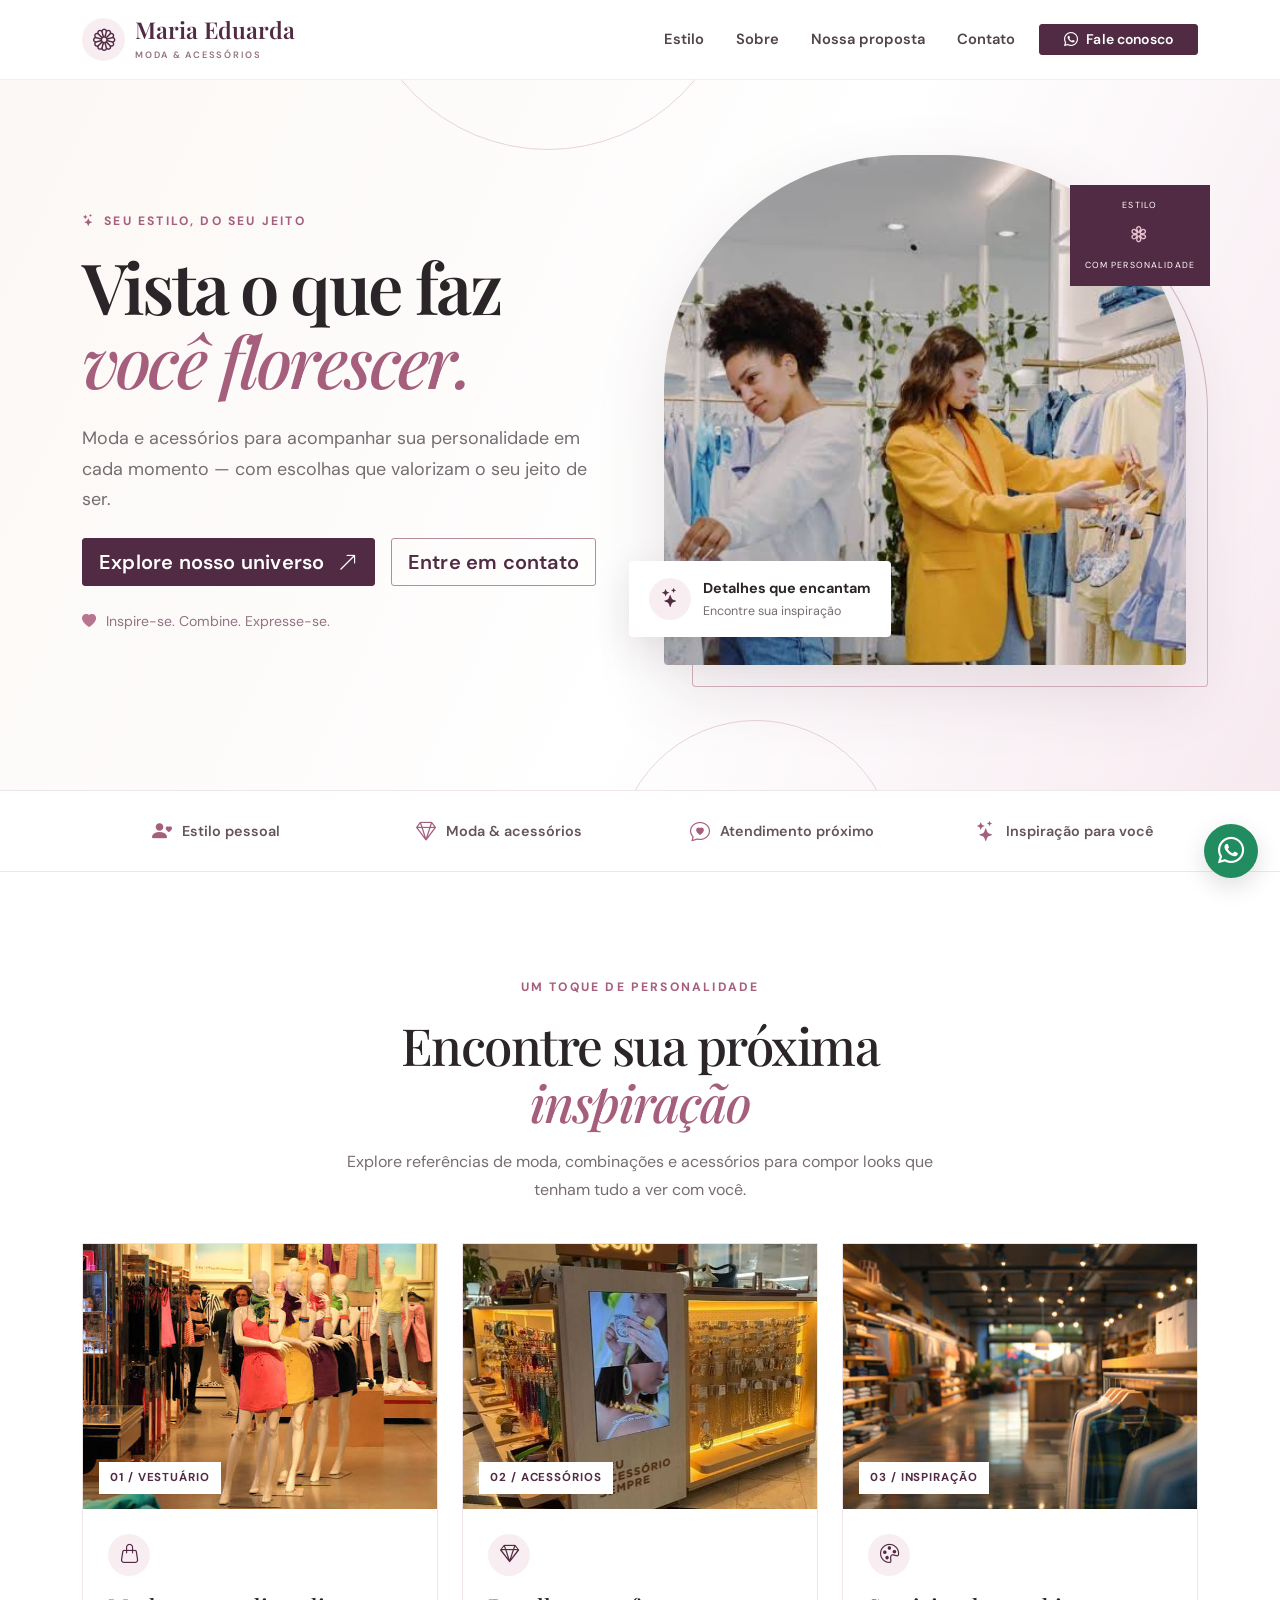
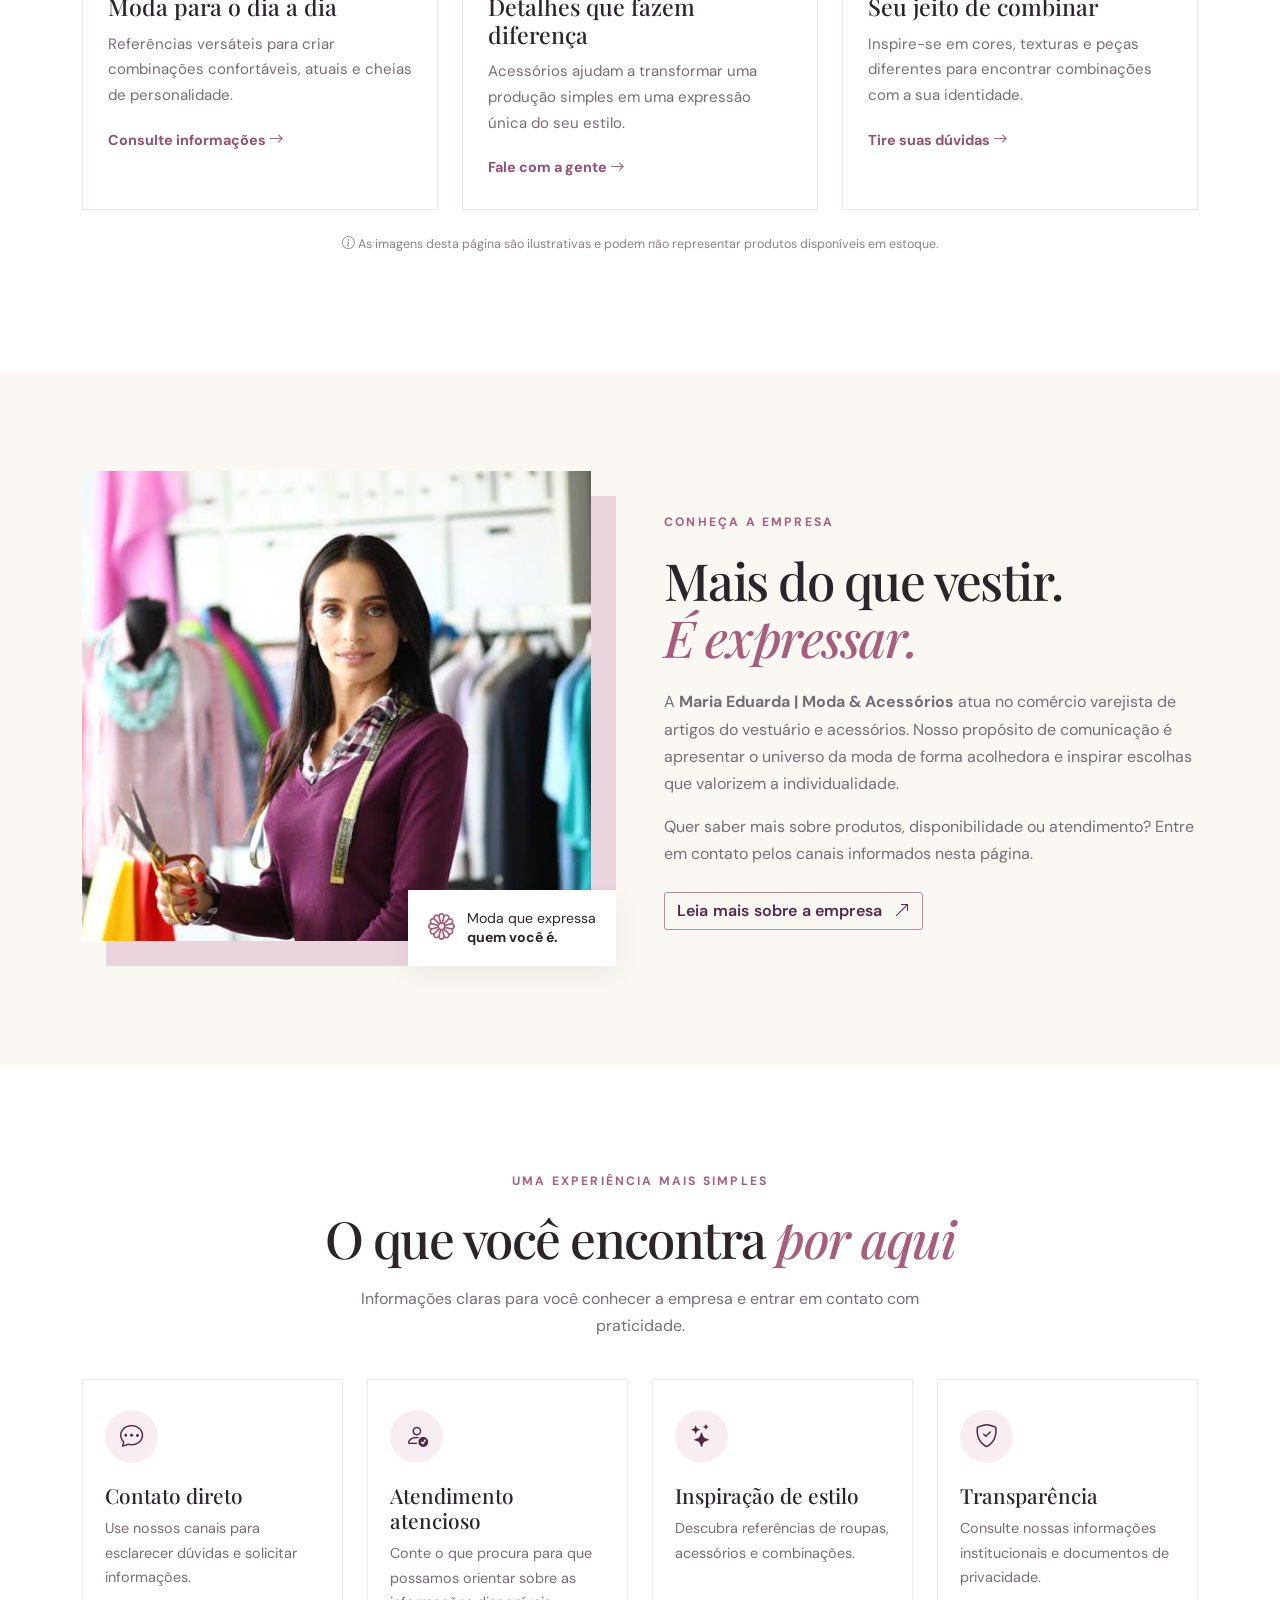
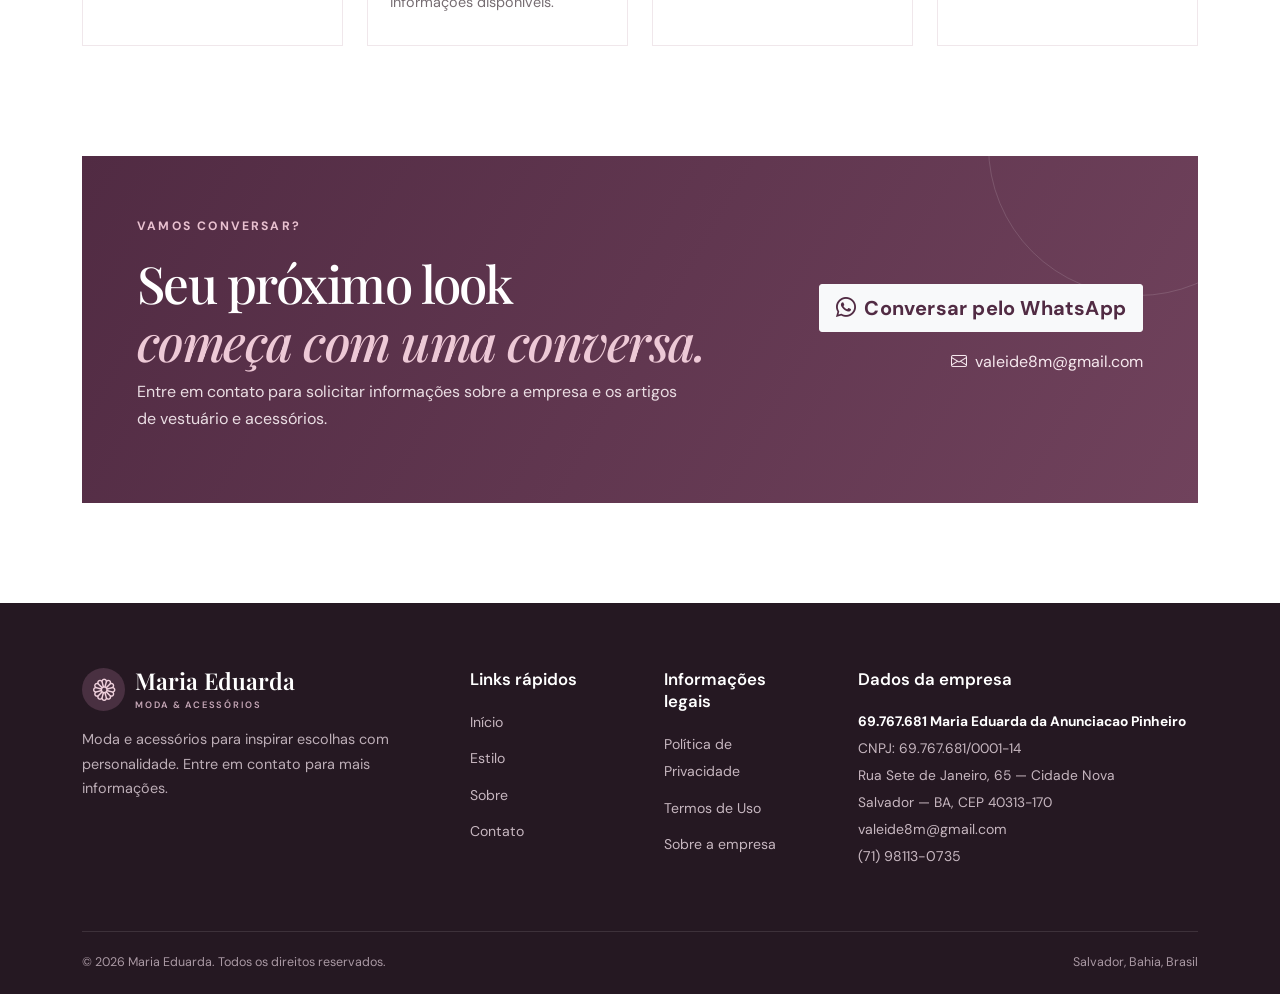
<file: index.html>
<!doctype html>
<html lang="pt-BR">
<head>
  <meta charset="utf-8">
  <meta name="viewport" content="width=device-width, initial-scale=1">
  <meta name="description" content="Moda e acessórios para expressar seu estilo. Conheça a seleção de roupas e acessórios da Maria Eduarda. Entre em contato para informações.">
  <meta name="theme-color" content="#512b43">
  <title>Maria Eduarda | Moda &amp; Acessórios</title>
  <link rel="preconnect" href="https://fonts.googleapis.com">
  <link rel="preconnect" href="https://fonts.gstatic.com" crossorigin>
  <link href="https://fonts.googleapis.com/css2?family=DM+Sans:wght@400;500;600;700&family=Playfair+Display:wght@500;600;700&display=swap" rel="stylesheet">
  <link href="https://cdn.jsdelivr.net/npm/bootstrap@5.3.3/dist/css/bootstrap.min.css" rel="stylesheet">
  <link href="https://cdn.jsdelivr.net/npm/bootstrap-icons@1.11.3/font/bootstrap-icons.min.css" rel="stylesheet">
  <link href="assets/style.css" rel="stylesheet">
</head>
<body>
<nav class="navbar navbar-expand-lg navbar-light fixed-top site-nav">
  <div class="container">
    <a class="navbar-brand brand" href="#inicio"><span class="brand-mark"><i class="bi bi-flower1"></i></span><span>Maria Eduarda<small>MODA &amp; ACESSÓRIOS</small></span></a>
    <button class="navbar-toggler" type="button" data-bs-toggle="collapse" data-bs-target="#menu" aria-controls="menu" aria-expanded="false" aria-label="Abrir menu"><span class="navbar-toggler-icon"></span></button>
    <div class="collapse navbar-collapse" id="menu">
      <ul class="navbar-nav ms-auto align-items-lg-center gap-lg-3">
        <li class="nav-item"><a class="nav-link" href="#colecao">Estilo</a></li>
        <li class="nav-item"><a class="nav-link" href="#sobre">Sobre</a></li>
        <li class="nav-item"><a class="nav-link" href="#diferenciais">Nossa proposta</a></li>
        <li class="nav-item"><a class="nav-link" href="#contato">Contato</a></li>
        <li class="nav-item"><a class="btn btn-brand btn-sm px-4" href="https://wa.me/5571981130735" target="_blank" rel="noopener"><i class="bi bi-whatsapp me-2"></i>Fale conosco</a></li>
      </ul>
    </div>
  </div>
</nav>

<main>
  <section class="hero" id="inicio">
    <div class="hero-shape shape-one"></div><div class="hero-shape shape-two"></div>
    <div class="container position-relative">
      <div class="row align-items-center g-5">
        <div class="col-lg-6 hero-copy">
          <span class="eyebrow"><i class="bi bi-stars me-2"></i>Seu estilo, do seu jeito</span>
          <h1>Vista o que faz<br><em>você florescer.</em></h1>
          <p class="hero-lead">Moda e acessórios para acompanhar sua personalidade em cada momento — com escolhas que valorizam o seu jeito de ser.</p>
          <div class="d-flex flex-wrap gap-3 mt-4">
            <a class="btn btn-brand btn-lg" href="#colecao">Explore nosso universo <i class="bi bi-arrow-up-right ms-2"></i></a>
            <a class="btn btn-outline-brand btn-lg" href="#contato">Entre em contato</a>
          </div>
          <div class="hero-note mt-4"><i class="bi bi-heart-fill"></i><span>Inspire-se. Combine. Expresse-se.</span></div>
        </div>
        <div class="col-lg-6">
          <div class="hero-image-wrap">
            <img src="assets/loja-moda.jpg" alt="Interior de uma loja de roupas com peças organizadas em araras e prateleiras" class="hero-image">
            <div class="floating-note"><span class="note-icon"><i class="bi bi-stars"></i></span><span><strong>Detalhes que encantam</strong><small>Encontre sua inspiração</small></span></div>
            <div class="hero-stamp"><span>ESTILO</span><i class="bi bi-flower3"></i><span>COM PERSONALIDADE</span></div>
          </div>
        </div>
      </div>
    </div>
  </section>

  <section class="trust-strip">
    <div class="container"><div class="row g-3 text-center">
      <div class="col-6 col-lg-3"><i class="bi bi-person-heart"></i><span>Estilo pessoal</span></div>
      <div class="col-6 col-lg-3"><i class="bi bi-gem"></i><span>Moda &amp; acessórios</span></div>
      <div class="col-6 col-lg-3"><i class="bi bi-chat-heart"></i><span>Atendimento próximo</span></div>
      <div class="col-6 col-lg-3"><i class="bi bi-stars"></i><span>Inspiração para você</span></div>
    </div></div>
  </section>

  <section class="section-space" id="colecao">
    <div class="container">
      <div class="section-heading text-center mx-auto">
        <span class="eyebrow">Um toque de personalidade</span>
        <h2>Encontre sua próxima <em>inspiração</em></h2>
        <p>Explore referências de moda, combinações e acessórios para compor looks que tenham tudo a ver com você.</p>
      </div>
      <div class="row g-4 mt-3">
        <div class="col-md-6 col-lg-4">
          <article class="style-card">
            <div class="card-photo"><img src="assets/vitrine-moda.jpg" alt="Vitrine de moda feminina com manequins e diferentes combinações de roupas" loading="lazy"><span class="photo-label">01 / Vestuário</span></div>
            <div class="style-card-body"><span class="mini-icon"><i class="bi bi-handbag"></i></span><h3>Moda para o dia a dia</h3><p>Referências versáteis para criar combinações confortáveis, atuais e cheias de personalidade.</p><a href="#contato" class="text-link">Consulte informações <i class="bi bi-arrow-right"></i></a></div>
          </article>
        </div>
        <div class="col-md-6 col-lg-4">
          <article class="style-card featured-card">
            <div class="card-photo"><img src="assets/acessorios.jpg" alt="Quiosque de acessórios com peças organizadas em expositores iluminados" loading="lazy"><span class="photo-label">02 / Acessórios</span></div>
            <div class="style-card-body"><span class="mini-icon"><i class="bi bi-gem"></i></span><h3>Detalhes que fazem diferença</h3><p>Acessórios ajudam a transformar uma produção simples em uma expressão única do seu estilo.</p><a href="#contato" class="text-link">Fale com a gente <i class="bi bi-arrow-right"></i></a></div>
          </article>
        </div>
        <div class="col-md-6 col-lg-4 mx-md-auto">
          <article class="style-card">
            <div class="card-photo"><img src="assets/escolha-seu-estilo.jpg" alt="Pessoa escolhendo peças de roupa em uma loja clara e organizada" loading="lazy"><span class="photo-label">03 / Inspiração</span></div>
            <div class="style-card-body"><span class="mini-icon"><i class="bi bi-palette"></i></span><h3>Seu jeito de combinar</h3><p>Inspire-se em cores, texturas e peças diferentes para encontrar combinações com a sua identidade.</p><a href="#contato" class="text-link">Tire suas dúvidas <i class="bi bi-arrow-right"></i></a></div>
          </article>
        </div>
      </div>
      <p class="image-disclaimer mt-4"><i class="bi bi-info-circle me-1"></i>As imagens desta página são ilustrativas e podem não representar produtos disponíveis em estoque.</p>
    </div>
  </section>

  <section class="about-band section-space" id="sobre">
    <div class="container"><div class="row align-items-center g-5">
      <div class="col-lg-6 order-2 order-lg-1">
        <div class="about-image-wrap"><img src="assets/consultoria-moda.jpg" alt="Profissional da moda em um ateliê, com fita métrica e peças de roupa ao fundo" loading="lazy"><div class="about-caption"><i class="bi bi-flower1"></i><span>Moda que expressa<br><strong>quem você é.</strong></span></div></div>
      </div>
      <div class="col-lg-6 order-1 order-lg-2">
        <span class="eyebrow">Conheça a empresa</span>
        <h2>Mais do que vestir.<br><em>É expressar.</em></h2>
        <p>A <strong>Maria Eduarda | Moda &amp; Acessórios</strong> atua no comércio varejista de artigos do vestuário e acessórios. Nosso propósito de comunicação é apresentar o universo da moda de forma acolhedora e inspirar escolhas que valorizem a individualidade.</p>
        <p>Quer saber mais sobre produtos, disponibilidade ou atendimento? Entre em contato pelos canais informados nesta página.</p>
        <a href="sobre.html" class="btn btn-outline-brand mt-2">Leia mais sobre a empresa <i class="bi bi-arrow-up-right ms-2"></i></a>
      </div>
    </div></div>
  </section>

  <section class="section-space" id="diferenciais">
    <div class="container">
      <div class="section-heading text-center mx-auto"><span class="eyebrow">Uma experiência mais simples</span><h2>O que você encontra <em>por aqui</em></h2><p>Informações claras para você conhecer a empresa e entrar em contato com praticidade.</p></div>
      <div class="row g-4 mt-3">
        <div class="col-sm-6 col-lg-3"><div class="feature"><div class="feature-icon"><i class="bi bi-chat-dots"></i></div><h3>Contato direto</h3><p>Use nossos canais para esclarecer dúvidas e solicitar informações.</p></div></div>
        <div class="col-sm-6 col-lg-3"><div class="feature"><div class="feature-icon"><i class="bi bi-person-check"></i></div><h3>Atendimento atencioso</h3><p>Conte o que procura para que possamos orientar sobre as informações disponíveis.</p></div></div>
        <div class="col-sm-6 col-lg-3"><div class="feature"><div class="feature-icon"><i class="bi bi-stars"></i></div><h3>Inspiração de estilo</h3><p>Descubra referências de roupas, acessórios e combinações.</p></div></div>
        <div class="col-sm-6 col-lg-3"><div class="feature"><div class="feature-icon"><i class="bi bi-shield-check"></i></div><h3>Transparência</h3><p>Consulte nossas informações institucionais e documentos de privacidade.</p></div></div>
      </div>
    </div>
  </section>

  <section class="contact-band section-space" id="contato">
    <div class="container"><div class="contact-panel">
      <div class="row align-items-center g-4">
        <div class="col-lg-7"><span class="eyebrow eyebrow-light">Vamos conversar?</span><h2>Seu próximo look<br><em>começa com uma conversa.</em></h2><p>Entre em contato para solicitar informações sobre a empresa e os artigos de vestuário e acessórios.</p></div>
        <div class="col-lg-5 text-lg-end"><a class="btn btn-light btn-lg contact-btn" href="https://wa.me/5571981130735" target="_blank" rel="noopener"><i class="bi bi-whatsapp me-2"></i>Conversar pelo WhatsApp</a><a class="contact-email d-block mt-3" href="mailto:valeide8m@gmail.com"><i class="bi bi-envelope me-2"></i>valeide8m@gmail.com</a></div>
      </div>
    </div></div>
  </section>
</main>

<footer class="site-footer">
  <div class="container">
    <div class="row g-5">
      <div class="col-lg-4"><a class="navbar-brand brand brand-footer" href="#inicio"><span class="brand-mark"><i class="bi bi-flower1"></i></span><span>Maria Eduarda<small>MODA &amp; ACESSÓRIOS</small></span></a><p class="footer-about mt-3">Moda e acessórios para inspirar escolhas com personalidade. Entre em contato para mais informações.</p></div>
      <div class="col-6 col-lg-2"><h3>Links rápidos</h3><ul class="footer-links"><li><a href="#inicio">Início</a></li><li><a href="#colecao">Estilo</a></li><li><a href="sobre.html">Sobre</a></li><li><a href="#contato">Contato</a></li></ul></div>
      <div class="col-6 col-lg-2"><h3>Informações legais</h3><ul class="footer-links"><li><a href="politica-de-privacidade.html">Política de Privacidade</a></li><li><a href="termos-de-uso.html">Termos de Uso</a></li><li><a href="sobre.html">Sobre a empresa</a></li></ul></div>
      <div class="col-lg-4"><h3>Dados da empresa</h3><address class="company-data">
        <strong>69.767.681 Maria Eduarda da Anunciacao Pinheiro</strong><br>
        CNPJ: 69.767.681/0001-14<br>
        Rua Sete de Janeiro, 65 — Cidade Nova<br>
        Salvador — BA, CEP 40313-170<br>
        <a href="mailto:valeide8m@gmail.com">valeide8m@gmail.com</a><br>
        <a href="tel:+5571981130735">(71) 98113-0735</a>
      </address></div>
    </div>
    <div class="footer-bottom"><span>© <span id="year">2026</span> Maria Eduarda. Todos os direitos reservados.</span><span>Salvador, Bahia, Brasil</span></div>
  </div>
</footer>
<a class="whatsapp-float" href="https://wa.me/5571981130735" target="_blank" rel="noopener" aria-label="Fale conosco pelo WhatsApp"><i class="bi bi-whatsapp"></i></a>
<script src="https://cdn.jsdelivr.net/npm/bootstrap@5.3.3/dist/js/bootstrap.bundle.min.js"></script>
<script>document.getElementById('year').textContent = new Date().getFullYear();</script>
</body>
</html>
</file>
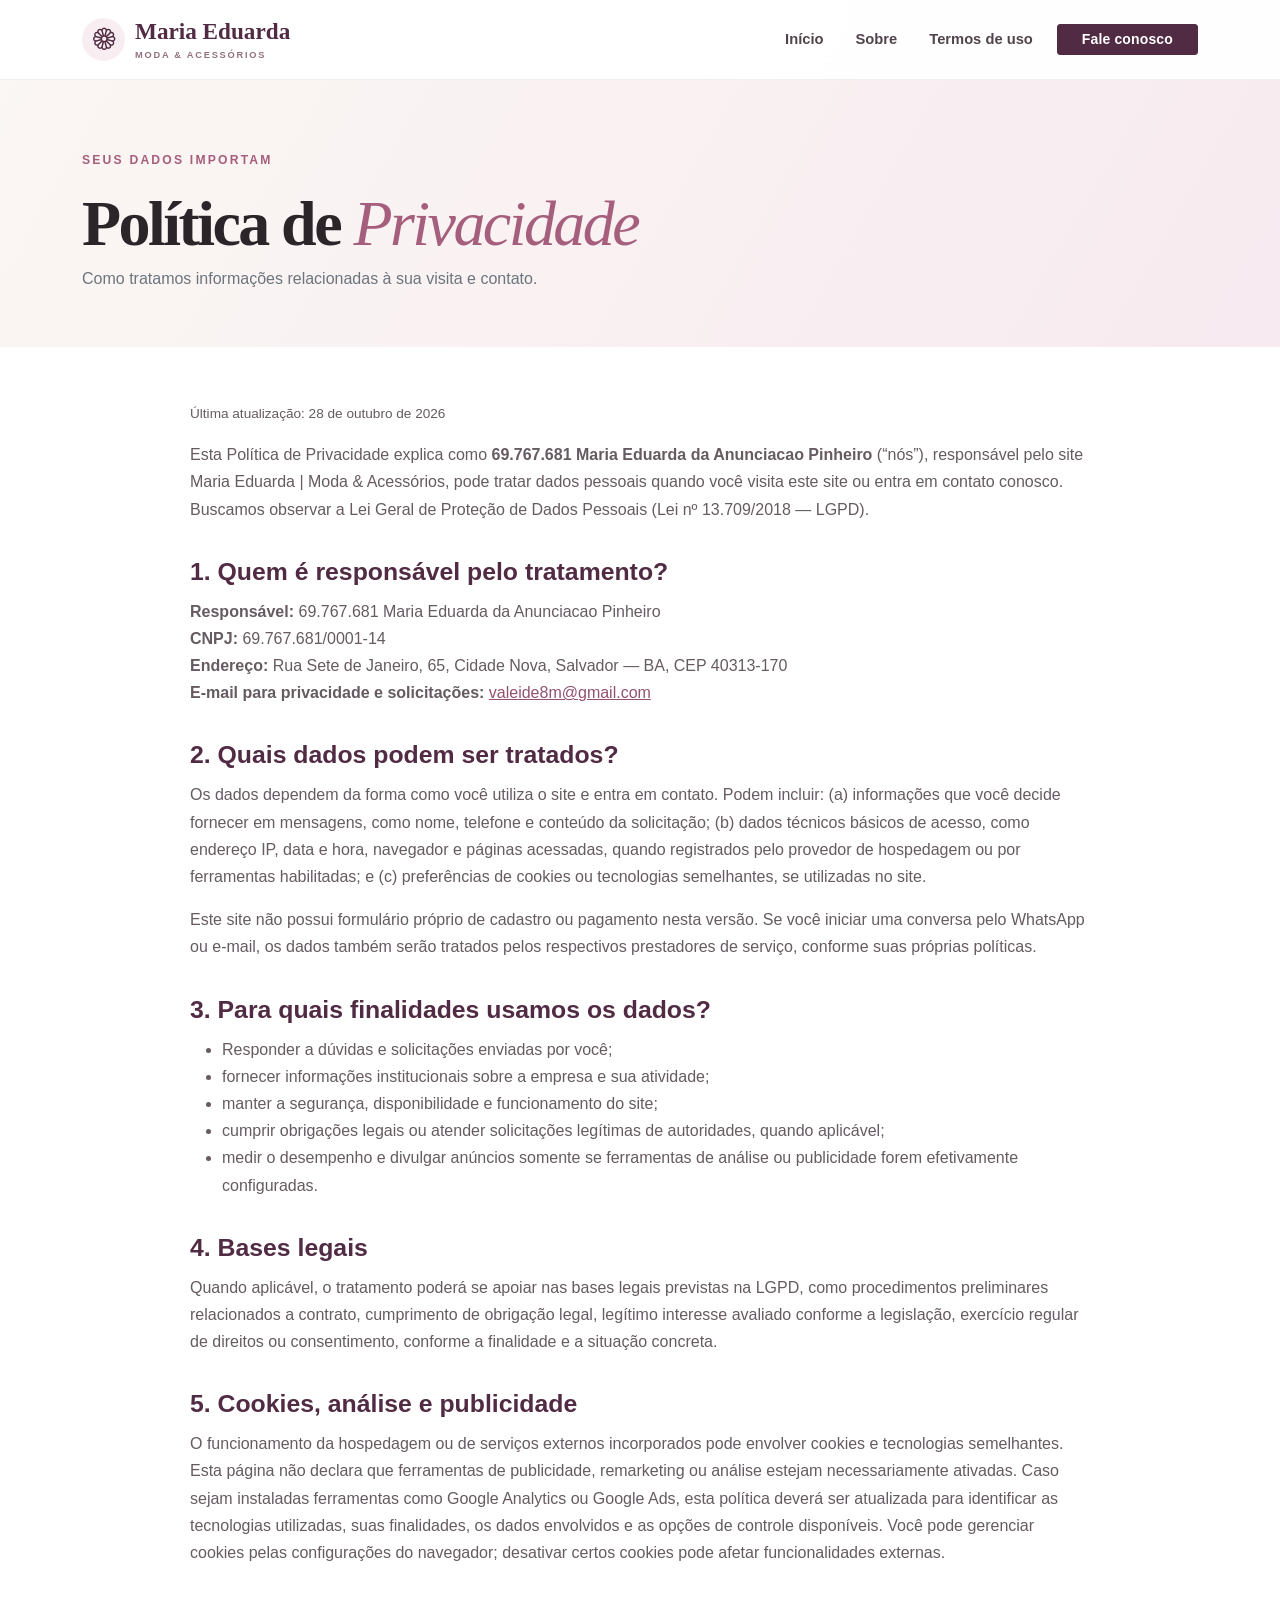
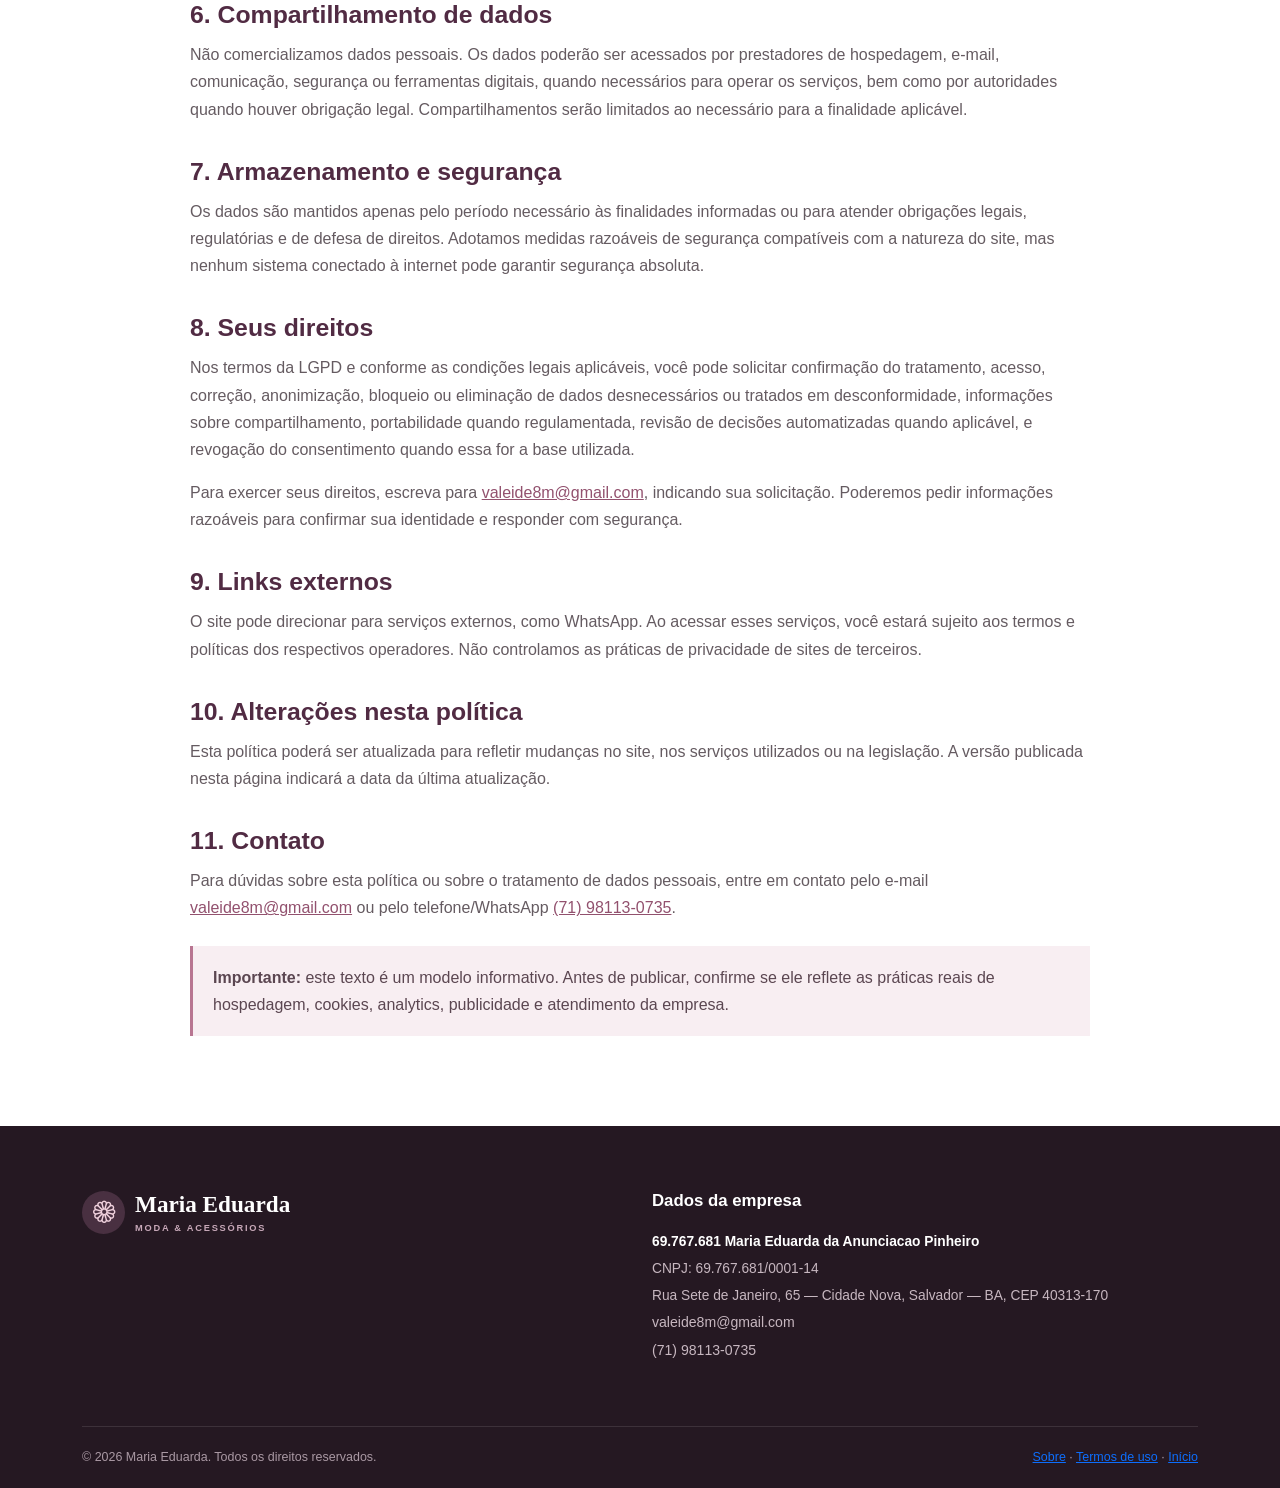
<file: politica-de-privacidade.html>
<!doctype html>
<html lang="pt-BR"><head><meta charset="utf-8"><meta name="viewport" content="width=device-width, initial-scale=1"><meta name="description" content="Política de Privacidade e proteção de dados do site Maria Eduarda Moda & Acessórios."><title>Política de Privacidade | Maria Eduarda</title><link href="https://cdn.jsdelivr.net/npm/bootstrap@5.3.3/dist/css/bootstrap.min.css" rel="stylesheet"><link href="https://cdn.jsdelivr.net/npm/bootstrap-icons@1.11.3/font/bootstrap-icons.min.css" rel="stylesheet"><link href="assets/style.css" rel="stylesheet"></head><body>
<nav class="navbar navbar-expand-lg navbar-light fixed-top site-nav"><div class="container"><a class="navbar-brand brand" href="index.html"><span class="brand-mark"><i class="bi bi-flower1"></i></span><span>Maria Eduarda<small>MODA &amp; ACESSÓRIOS</small></span></a><button class="navbar-toggler" type="button" data-bs-toggle="collapse" data-bs-target="#menu" aria-controls="menu" aria-expanded="false" aria-label="Abrir menu"><span class="navbar-toggler-icon"></span></button><div class="collapse navbar-collapse" id="menu"><ul class="navbar-nav ms-auto align-items-lg-center gap-lg-3"><li class="nav-item"><a class="nav-link" href="index.html">Início</a></li><li class="nav-item"><a class="nav-link" href="sobre.html">Sobre</a></li><li class="nav-item"><a class="nav-link" href="termos-de-uso.html">Termos de uso</a></li><li class="nav-item"><a class="btn btn-brand btn-sm px-4" href="mailto:valeide8m@gmail.com">Fale conosco</a></li></ul></div></div></nav>
<header class="legal-hero"><div class="container"><span class="eyebrow">Seus dados importam</span><h1>Política de <em>Privacidade</em></h1><p class="text-secondary mb-0">Como tratamos informações relacionadas à sua visita e contato.</p></div></header>
<main class="container legal-content"><p class="legal-updated">Última atualização: 28 de outubro de 2026</p><p>Esta Política de Privacidade explica como <strong>69.767.681 Maria Eduarda da Anunciacao Pinheiro</strong> (“nós”), responsável pelo site Maria Eduarda | Moda &amp; Acessórios, pode tratar dados pessoais quando você visita este site ou entra em contato conosco. Buscamos observar a Lei Geral de Proteção de Dados Pessoais (Lei nº 13.709/2018 — LGPD).</p>
<h2>1. Quem é responsável pelo tratamento?</h2><p><strong>Responsável:</strong> 69.767.681 Maria Eduarda da Anunciacao Pinheiro<br><strong>CNPJ:</strong> 69.767.681/0001-14<br><strong>Endereço:</strong> Rua Sete de Janeiro, 65, Cidade Nova, Salvador — BA, CEP 40313-170<br><strong>E-mail para privacidade e solicitações:</strong> <a href="mailto:valeide8m@gmail.com">valeide8m@gmail.com</a></p>
<h2>2. Quais dados podem ser tratados?</h2><p>Os dados dependem da forma como você utiliza o site e entra em contato. Podem incluir: (a) informações que você decide fornecer em mensagens, como nome, telefone e conteúdo da solicitação; (b) dados técnicos básicos de acesso, como endereço IP, data e hora, navegador e páginas acessadas, quando registrados pelo provedor de hospedagem ou por ferramentas habilitadas; e (c) preferências de cookies ou tecnologias semelhantes, se utilizadas no site.</p><p>Este site não possui formulário próprio de cadastro ou pagamento nesta versão. Se você iniciar uma conversa pelo WhatsApp ou e-mail, os dados também serão tratados pelos respectivos prestadores de serviço, conforme suas próprias políticas.</p>
<h2>3. Para quais finalidades usamos os dados?</h2><ul><li>Responder a dúvidas e solicitações enviadas por você;</li><li>fornecer informações institucionais sobre a empresa e sua atividade;</li><li>manter a segurança, disponibilidade e funcionamento do site;</li><li>cumprir obrigações legais ou atender solicitações legítimas de autoridades, quando aplicável;</li><li>medir o desempenho e divulgar anúncios somente se ferramentas de análise ou publicidade forem efetivamente configuradas.</li></ul>
<h2>4. Bases legais</h2><p>Quando aplicável, o tratamento poderá se apoiar nas bases legais previstas na LGPD, como procedimentos preliminares relacionados a contrato, cumprimento de obrigação legal, legítimo interesse avaliado conforme a legislação, exercício regular de direitos ou consentimento, conforme a finalidade e a situação concreta.</p>
<h2>5. Cookies, análise e publicidade</h2><p>O funcionamento da hospedagem ou de serviços externos incorporados pode envolver cookies e tecnologias semelhantes. Esta página não declara que ferramentas de publicidade, remarketing ou análise estejam necessariamente ativadas. Caso sejam instaladas ferramentas como Google Analytics ou Google Ads, esta política deverá ser atualizada para identificar as tecnologias utilizadas, suas finalidades, os dados envolvidos e as opções de controle disponíveis. Você pode gerenciar cookies pelas configurações do navegador; desativar certos cookies pode afetar funcionalidades externas.</p>
<h2>6. Compartilhamento de dados</h2><p>Não comercializamos dados pessoais. Os dados poderão ser acessados por prestadores de hospedagem, e-mail, comunicação, segurança ou ferramentas digitais, quando necessários para operar os serviços, bem como por autoridades quando houver obrigação legal. Compartilhamentos serão limitados ao necessário para a finalidade aplicável.</p>
<h2>7. Armazenamento e segurança</h2><p>Os dados são mantidos apenas pelo período necessário às finalidades informadas ou para atender obrigações legais, regulatórias e de defesa de direitos. Adotamos medidas razoáveis de segurança compatíveis com a natureza do site, mas nenhum sistema conectado à internet pode garantir segurança absoluta.</p>
<h2>8. Seus direitos</h2><p>Nos termos da LGPD e conforme as condições legais aplicáveis, você pode solicitar confirmação do tratamento, acesso, correção, anonimização, bloqueio ou eliminação de dados desnecessários ou tratados em desconformidade, informações sobre compartilhamento, portabilidade quando regulamentada, revisão de decisões automatizadas quando aplicável, e revogação do consentimento quando essa for a base utilizada.</p><p>Para exercer seus direitos, escreva para <a href="mailto:valeide8m@gmail.com">valeide8m@gmail.com</a>, indicando sua solicitação. Poderemos pedir informações razoáveis para confirmar sua identidade e responder com segurança.</p>
<h2>9. Links externos</h2><p>O site pode direcionar para serviços externos, como WhatsApp. Ao acessar esses serviços, você estará sujeito aos termos e políticas dos respectivos operadores. Não controlamos as práticas de privacidade de sites de terceiros.</p>
<h2>10. Alterações nesta política</h2><p>Esta política poderá ser atualizada para refletir mudanças no site, nos serviços utilizados ou na legislação. A versão publicada nesta página indicará a data da última atualização.</p>
<h2>11. Contato</h2><p>Para dúvidas sobre esta política ou sobre o tratamento de dados pessoais, entre em contato pelo e-mail <a href="mailto:valeide8m@gmail.com">valeide8m@gmail.com</a> ou pelo telefone/WhatsApp <a href="https://wa.me/5571981130735" target="_blank" rel="noopener">(71) 98113-0735</a>.</p><div class="legal-note mt-4"><strong>Importante:</strong> este texto é um modelo informativo. Antes de publicar, confirme se ele reflete as práticas reais de hospedagem, cookies, analytics, publicidade e atendimento da empresa.</div></main>
<footer class="site-footer"><div class="container"><div class="row g-4"><div class="col-md-6"><a class="navbar-brand brand brand-footer" href="index.html"><span class="brand-mark"><i class="bi bi-flower1"></i></span><span>Maria Eduarda<small>MODA &amp; ACESSÓRIOS</small></span></a></div><div class="col-md-6"><h3>Dados da empresa</h3><address class="company-data"><strong>69.767.681 Maria Eduarda da Anunciacao Pinheiro</strong><br>CNPJ: 69.767.681/0001-14<br>Rua Sete de Janeiro, 65 — Cidade Nova, Salvador — BA, CEP 40313-170<br><a href="mailto:valeide8m@gmail.com">valeide8m@gmail.com</a><br><a href="tel:+5571981130735">(71) 98113-0735</a></address></div></div><div class="footer-bottom"><span>© <span id="year">2026</span> Maria Eduarda. Todos os direitos reservados.</span><span><a href="sobre.html">Sobre</a> · <a href="termos-de-uso.html">Termos de uso</a> · <a href="index.html">Início</a></span></div></div></footer><script src="https://cdn.jsdelivr.net/npm/bootstrap@5.3.3/dist/js/bootstrap.bundle.min.js"></script><script>document.getElementById('year').textContent = new Date().getFullYear();</script></body></html>
</file>
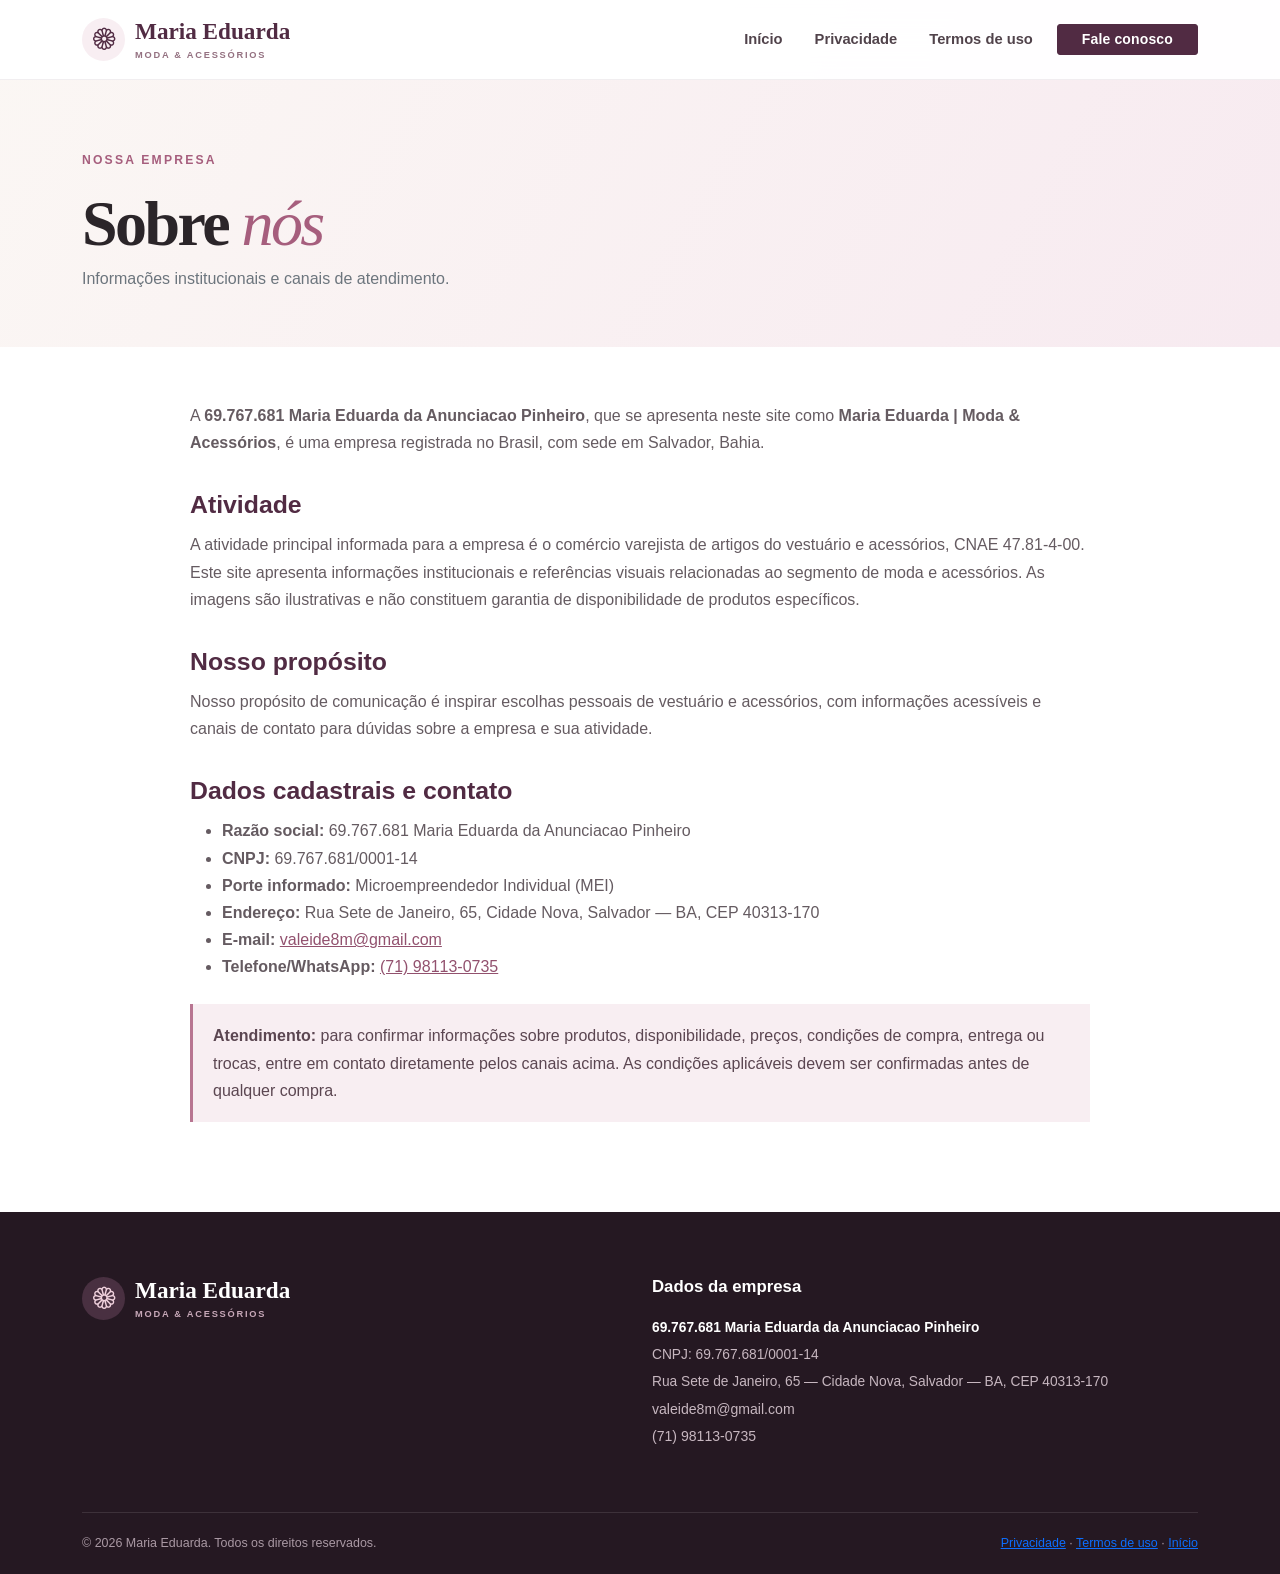
<file: sobre.html>
<!doctype html>
<html lang="pt-BR"><head><meta charset="utf-8"><meta name="viewport" content="width=device-width, initial-scale=1"><meta name="description" content="Conheça a empresa 69.767.681 Maria Eduarda da Anunciacao Pinheiro, comércio varejista de vestuário e acessórios em Salvador, Bahia."><title>Sobre a empresa | Maria Eduarda</title><link href="https://cdn.jsdelivr.net/npm/bootstrap@5.3.3/dist/css/bootstrap.min.css" rel="stylesheet"><link href="https://cdn.jsdelivr.net/npm/bootstrap-icons@1.11.3/font/bootstrap-icons.min.css" rel="stylesheet"><link href="assets/style.css" rel="stylesheet"></head><body>
<nav class="navbar navbar-expand-lg navbar-light fixed-top site-nav"><div class="container"><a class="navbar-brand brand" href="index.html"><span class="brand-mark"><i class="bi bi-flower1"></i></span><span>Maria Eduarda<small>MODA &amp; ACESSÓRIOS</small></span></a><button class="navbar-toggler" type="button" data-bs-toggle="collapse" data-bs-target="#menu" aria-controls="menu" aria-expanded="false" aria-label="Abrir menu"><span class="navbar-toggler-icon"></span></button><div class="collapse navbar-collapse" id="menu"><ul class="navbar-nav ms-auto align-items-lg-center gap-lg-3"><li class="nav-item"><a class="nav-link" href="index.html">Início</a></li><li class="nav-item"><a class="nav-link" href="politica-de-privacidade.html">Privacidade</a></li><li class="nav-item"><a class="nav-link" href="termos-de-uso.html">Termos de uso</a></li><li class="nav-item"><a class="btn btn-brand btn-sm px-4" href="https://wa.me/5571981130735" target="_blank" rel="noopener">Fale conosco</a></li></ul></div></div></nav>
<header class="legal-hero"><div class="container"><span class="eyebrow">Nossa empresa</span><h1>Sobre <em>nós</em></h1><p class="text-secondary mb-0">Informações institucionais e canais de atendimento.</p></div></header>
<main class="container legal-content"><p>A <strong>69.767.681 Maria Eduarda da Anunciacao Pinheiro</strong>, que se apresenta neste site como <strong>Maria Eduarda | Moda &amp; Acessórios</strong>, é uma empresa registrada no Brasil, com sede em Salvador, Bahia.</p><h2>Atividade</h2><p>A atividade principal informada para a empresa é o comércio varejista de artigos do vestuário e acessórios, CNAE 47.81-4-00. Este site apresenta informações institucionais e referências visuais relacionadas ao segmento de moda e acessórios. As imagens são ilustrativas e não constituem garantia de disponibilidade de produtos específicos.</p><h2>Nosso propósito</h2><p>Nosso propósito de comunicação é inspirar escolhas pessoais de vestuário e acessórios, com informações acessíveis e canais de contato para dúvidas sobre a empresa e sua atividade.</p><h2>Dados cadastrais e contato</h2><ul><li><strong>Razão social:</strong> 69.767.681 Maria Eduarda da Anunciacao Pinheiro</li><li><strong>CNPJ:</strong> 69.767.681/0001-14</li><li><strong>Porte informado:</strong> Microempreendedor Individual (MEI)</li><li><strong>Endereço:</strong> Rua Sete de Janeiro, 65, Cidade Nova, Salvador — BA, CEP 40313-170</li><li><strong>E-mail:</strong> <a href="mailto:valeide8m@gmail.com">valeide8m@gmail.com</a></li><li><strong>Telefone/WhatsApp:</strong> <a href="https://wa.me/5571981130735" target="_blank" rel="noopener">(71) 98113-0735</a></li></ul><div class="legal-note mt-4"><strong>Atendimento:</strong> para confirmar informações sobre produtos, disponibilidade, preços, condições de compra, entrega ou trocas, entre em contato diretamente pelos canais acima. As condições aplicáveis devem ser confirmadas antes de qualquer compra.</div></main>
<footer class="site-footer"><div class="container"><div class="row g-4"><div class="col-md-6"><a class="navbar-brand brand brand-footer" href="index.html"><span class="brand-mark"><i class="bi bi-flower1"></i></span><span>Maria Eduarda<small>MODA &amp; ACESSÓRIOS</small></span></a></div><div class="col-md-6"><h3>Dados da empresa</h3><address class="company-data"><strong>69.767.681 Maria Eduarda da Anunciacao Pinheiro</strong><br>CNPJ: 69.767.681/0001-14<br>Rua Sete de Janeiro, 65 — Cidade Nova, Salvador — BA, CEP 40313-170<br><a href="mailto:valeide8m@gmail.com">valeide8m@gmail.com</a><br><a href="tel:+5571981130735">(71) 98113-0735</a></address></div></div><div class="footer-bottom"><span>© <span id="year">2026</span> Maria Eduarda. Todos os direitos reservados.</span><span><a href="politica-de-privacidade.html">Privacidade</a> · <a href="termos-de-uso.html">Termos de uso</a> · <a href="index.html">Início</a></span></div></div></footer><script src="https://cdn.jsdelivr.net/npm/bootstrap@5.3.3/dist/js/bootstrap.bundle.min.js"></script><script>document.getElementById('year').textContent = new Date().getFullYear();</script></body></html>
</file>
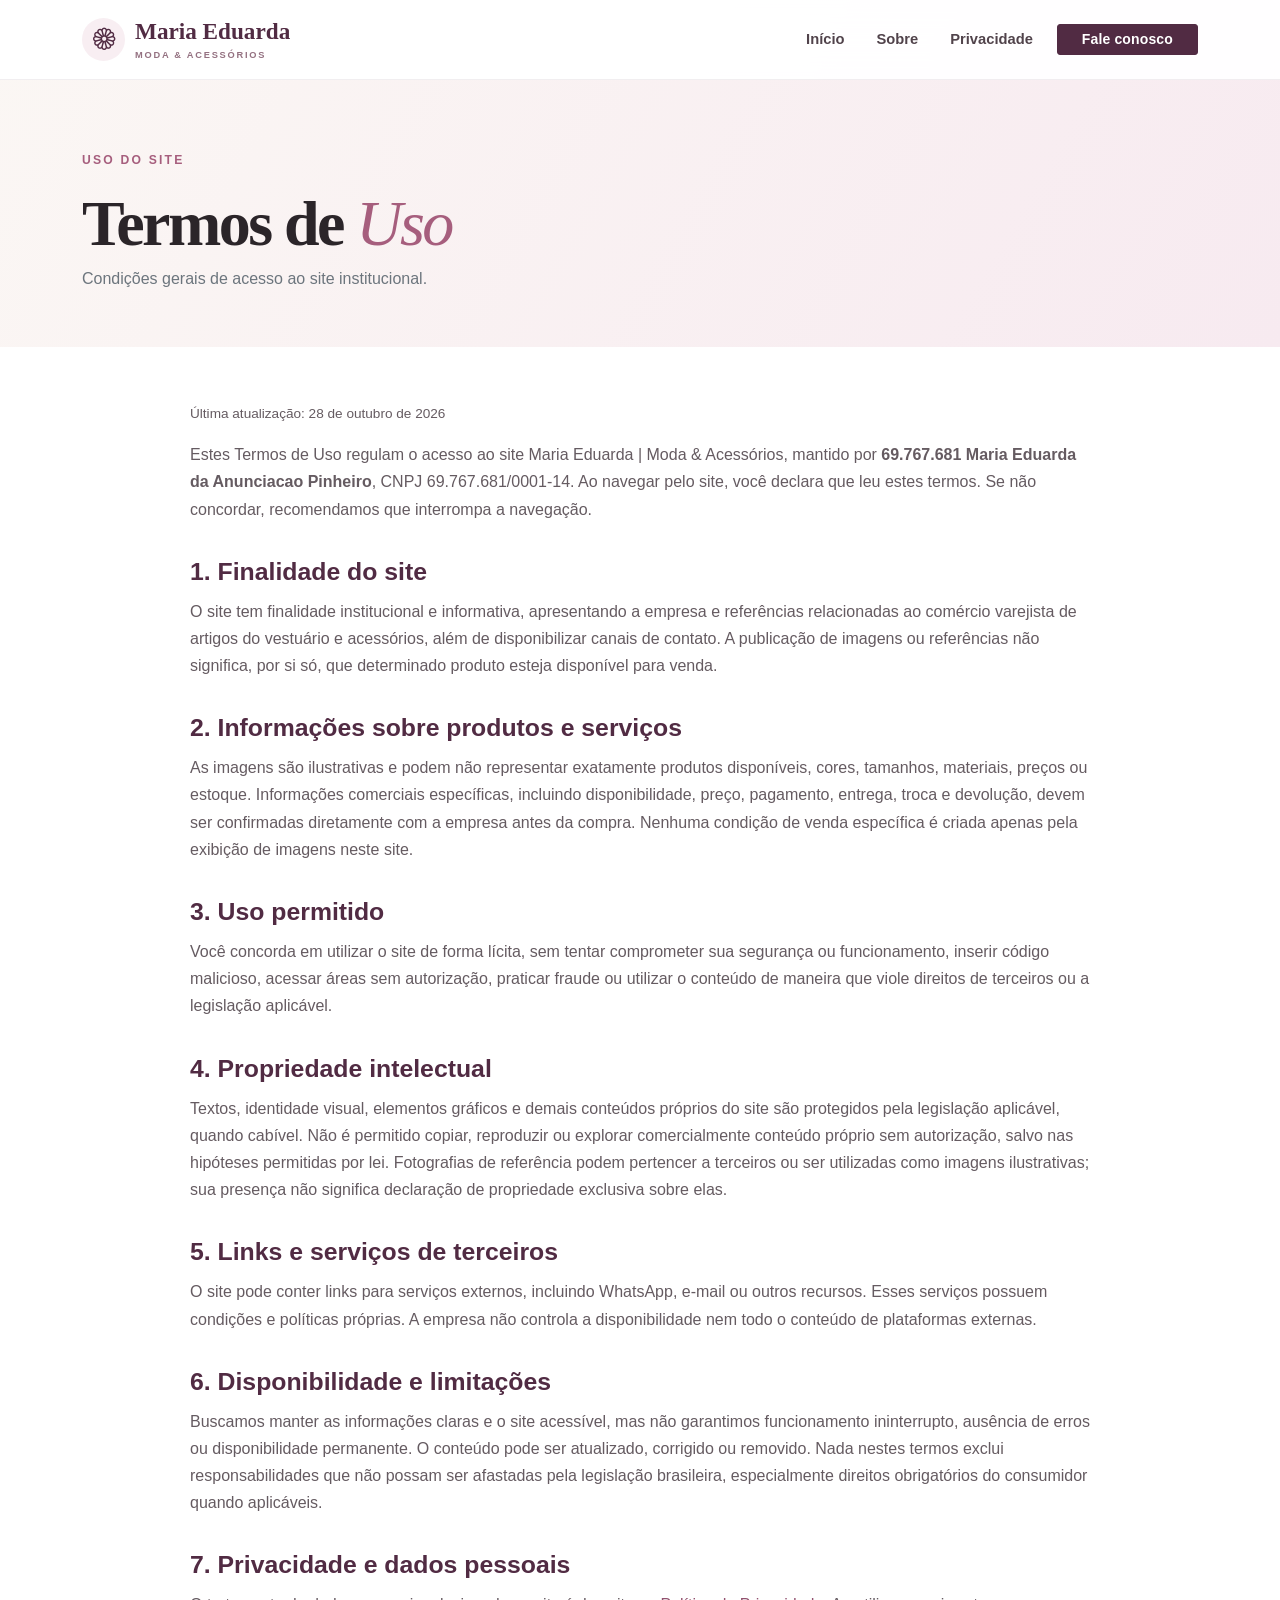
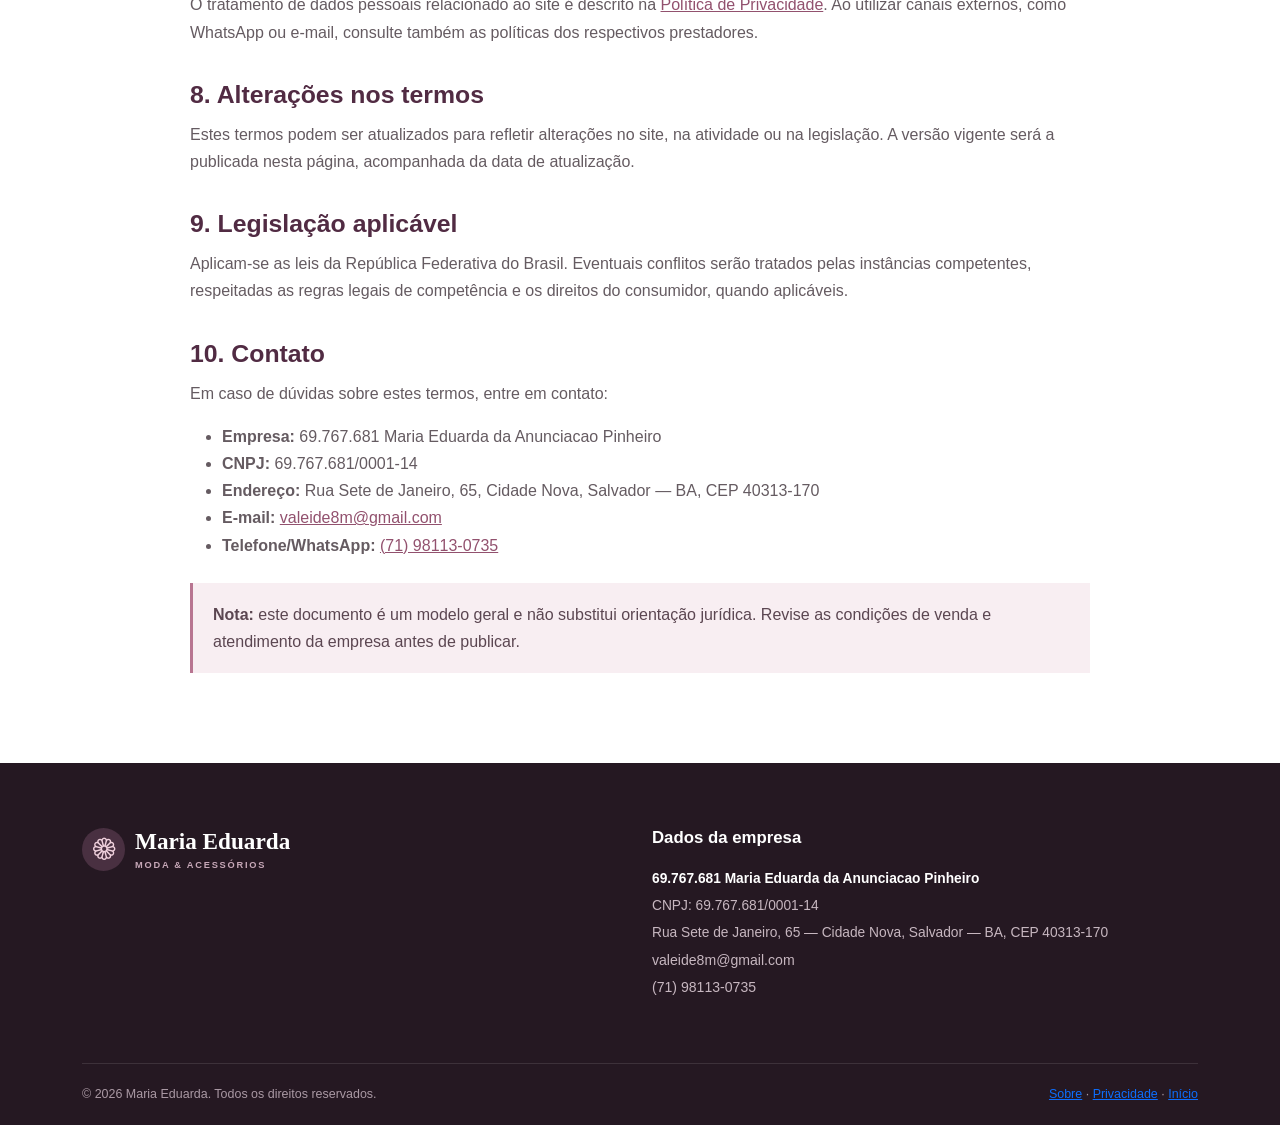
<file: termos-de-uso.html>
<!doctype html>
<html lang="pt-BR"><head><meta charset="utf-8"><meta name="viewport" content="width=device-width, initial-scale=1"><meta name="description" content="Termos de Uso do site Maria Eduarda Moda & Acessórios."><title>Termos de Uso | Maria Eduarda</title><link href="https://cdn.jsdelivr.net/npm/bootstrap@5.3.3/dist/css/bootstrap.min.css" rel="stylesheet"><link href="https://cdn.jsdelivr.net/npm/bootstrap-icons@1.11.3/font/bootstrap-icons.min.css" rel="stylesheet"><link href="assets/style.css" rel="stylesheet"></head><body>
<nav class="navbar navbar-expand-lg navbar-light fixed-top site-nav"><div class="container"><a class="navbar-brand brand" href="index.html"><span class="brand-mark"><i class="bi bi-flower1"></i></span><span>Maria Eduarda<small>MODA &amp; ACESSÓRIOS</small></span></a><button class="navbar-toggler" type="button" data-bs-toggle="collapse" data-bs-target="#menu" aria-controls="menu" aria-expanded="false" aria-label="Abrir menu"><span class="navbar-toggler-icon"></span></button><div class="collapse navbar-collapse" id="menu"><ul class="navbar-nav ms-auto align-items-lg-center gap-lg-3"><li class="nav-item"><a class="nav-link" href="index.html">Início</a></li><li class="nav-item"><a class="nav-link" href="sobre.html">Sobre</a></li><li class="nav-item"><a class="nav-link" href="politica-de-privacidade.html">Privacidade</a></li><li class="nav-item"><a class="btn btn-brand btn-sm px-4" href="mailto:valeide8m@gmail.com">Fale conosco</a></li></ul></div></div></nav>
<header class="legal-hero"><div class="container"><span class="eyebrow">Uso do site</span><h1>Termos de <em>Uso</em></h1><p class="text-secondary mb-0">Condições gerais de acesso ao site institucional.</p></div></header>
<main class="container legal-content"><p class="legal-updated">Última atualização: 28 de outubro de 2026</p><p>Estes Termos de Uso regulam o acesso ao site Maria Eduarda | Moda &amp; Acessórios, mantido por <strong>69.767.681 Maria Eduarda da Anunciacao Pinheiro</strong>, CNPJ 69.767.681/0001-14. Ao navegar pelo site, você declara que leu estes termos. Se não concordar, recomendamos que interrompa a navegação.</p>
<h2>1. Finalidade do site</h2><p>O site tem finalidade institucional e informativa, apresentando a empresa e referências relacionadas ao comércio varejista de artigos do vestuário e acessórios, além de disponibilizar canais de contato. A publicação de imagens ou referências não significa, por si só, que determinado produto esteja disponível para venda.</p>
<h2>2. Informações sobre produtos e serviços</h2><p>As imagens são ilustrativas e podem não representar exatamente produtos disponíveis, cores, tamanhos, materiais, preços ou estoque. Informações comerciais específicas, incluindo disponibilidade, preço, pagamento, entrega, troca e devolução, devem ser confirmadas diretamente com a empresa antes da compra. Nenhuma condição de venda específica é criada apenas pela exibição de imagens neste site.</p>
<h2>3. Uso permitido</h2><p>Você concorda em utilizar o site de forma lícita, sem tentar comprometer sua segurança ou funcionamento, inserir código malicioso, acessar áreas sem autorização, praticar fraude ou utilizar o conteúdo de maneira que viole direitos de terceiros ou a legislação aplicável.</p>
<h2>4. Propriedade intelectual</h2><p>Textos, identidade visual, elementos gráficos e demais conteúdos próprios do site são protegidos pela legislação aplicável, quando cabível. Não é permitido copiar, reproduzir ou explorar comercialmente conteúdo próprio sem autorização, salvo nas hipóteses permitidas por lei. Fotografias de referência podem pertencer a terceiros ou ser utilizadas como imagens ilustrativas; sua presença não significa declaração de propriedade exclusiva sobre elas.</p>
<h2>5. Links e serviços de terceiros</h2><p>O site pode conter links para serviços externos, incluindo WhatsApp, e-mail ou outros recursos. Esses serviços possuem condições e políticas próprias. A empresa não controla a disponibilidade nem todo o conteúdo de plataformas externas.</p>
<h2>6. Disponibilidade e limitações</h2><p>Buscamos manter as informações claras e o site acessível, mas não garantimos funcionamento ininterrupto, ausência de erros ou disponibilidade permanente. O conteúdo pode ser atualizado, corrigido ou removido. Nada nestes termos exclui responsabilidades que não possam ser afastadas pela legislação brasileira, especialmente direitos obrigatórios do consumidor quando aplicáveis.</p>
<h2>7. Privacidade e dados pessoais</h2><p>O tratamento de dados pessoais relacionado ao site é descrito na <a href="politica-de-privacidade.html">Política de Privacidade</a>. Ao utilizar canais externos, como WhatsApp ou e-mail, consulte também as políticas dos respectivos prestadores.</p>
<h2>8. Alterações nos termos</h2><p>Estes termos podem ser atualizados para refletir alterações no site, na atividade ou na legislação. A versão vigente será a publicada nesta página, acompanhada da data de atualização.</p>
<h2>9. Legislação aplicável</h2><p>Aplicam-se as leis da República Federativa do Brasil. Eventuais conflitos serão tratados pelas instâncias competentes, respeitadas as regras legais de competência e os direitos do consumidor, quando aplicáveis.</p>
<h2>10. Contato</h2><p>Em caso de dúvidas sobre estes termos, entre em contato:</p><ul><li><strong>Empresa:</strong> 69.767.681 Maria Eduarda da Anunciacao Pinheiro</li><li><strong>CNPJ:</strong> 69.767.681/0001-14</li><li><strong>Endereço:</strong> Rua Sete de Janeiro, 65, Cidade Nova, Salvador — BA, CEP 40313-170</li><li><strong>E-mail:</strong> <a href="mailto:valeide8m@gmail.com">valeide8m@gmail.com</a></li><li><strong>Telefone/WhatsApp:</strong> <a href="https://wa.me/5571981130735" target="_blank" rel="noopener">(71) 98113-0735</a></li></ul><div class="legal-note mt-4"><strong>Nota:</strong> este documento é um modelo geral e não substitui orientação jurídica. Revise as condições de venda e atendimento da empresa antes de publicar.</div></main>
<footer class="site-footer"><div class="container"><div class="row g-4"><div class="col-md-6"><a class="navbar-brand brand brand-footer" href="index.html"><span class="brand-mark"><i class="bi bi-flower1"></i></span><span>Maria Eduarda<small>MODA &amp; ACESSÓRIOS</small></span></a></div><div class="col-md-6"><h3>Dados da empresa</h3><address class="company-data"><strong>69.767.681 Maria Eduarda da Anunciacao Pinheiro</strong><br>CNPJ: 69.767.681/0001-14<br>Rua Sete de Janeiro, 65 — Cidade Nova, Salvador — BA, CEP 40313-170<br><a href="mailto:valeide8m@gmail.com">valeide8m@gmail.com</a><br><a href="tel:+5571981130735">(71) 98113-0735</a></address></div></div><div class="footer-bottom"><span>© <span id="year">2026</span> Maria Eduarda. Todos os direitos reservados.</span><span><a href="sobre.html">Sobre</a> · <a href="politica-de-privacidade.html">Privacidade</a> · <a href="index.html">Início</a></span></div></div></footer><script src="https://cdn.jsdelivr.net/npm/bootstrap@5.3.3/dist/js/bootstrap.bundle.min.js"></script><script>document.getElementById('year').textContent = new Date().getFullYear();</script></body></html>
</file>
<file: assets/style.css>
:root{--plum:#512b43;--plum-dark:#351a2c;--rose:#d8a8b8;--rose-pale:#f8eef2;--cream:#fbf8f4;--ink:#2b2529;--muted:#766d72;--gold:#c69b62}
*{box-sizing:border-box}html{scroll-behavior:smooth;scroll-padding-top:90px}body{font-family:"DM Sans",sans-serif;color:var(--ink);background:#fff;line-height:1.7}h1,h2,h3,.brand{font-family:"Playfair Display",serif}h1{font-size:clamp(3rem,5.5vw,5.3rem);line-height:1.05;letter-spacing:-.04em;font-weight:600}h2{font-size:clamp(2.25rem,4vw,3.5rem);line-height:1.12;letter-spacing:-.03em}h1 em,h2 em{color:#a65e7d;font-weight:500}a{transition:all .2s ease}.site-nav{background:rgba(255,255,255,.94);backdrop-filter:blur(16px);border-bottom:1px solid rgba(81,43,67,.08);padding:13px 0}.brand{display:flex;align-items:center;gap:10px;color:var(--plum);font-size:1.45rem;line-height:1.05;font-weight:600}.brand:hover{color:var(--plum)}.brand small{display:block;font:600 .58rem "DM Sans",sans-serif;letter-spacing:.19em;margin-top:6px;color:#947181}.brand-mark{display:grid;place-items:center;width:43px;height:43px;border-radius:50%;background:var(--rose-pale);font-size:1.4rem;color:var(--plum)}.nav-link{font-size:.92rem;font-weight:600;color:#51434b!important}.nav-link:hover{color:#a65e7d!important}.btn{border-radius:3px;font-weight:600;letter-spacing:.01em}.btn-brand{background:var(--plum);color:white;border:1px solid var(--plum)}.btn-brand:hover{background:var(--plum-dark);color:white;border-color:var(--plum-dark);transform:translateY(-1px)}.btn-outline-brand{border:1px solid #b78a9e;color:var(--plum);background:transparent}.btn-outline-brand:hover{background:var(--plum);color:#fff}.hero{padding:155px 0 105px;background:linear-gradient(115deg,#fbf7f4 0%,#fff 58%,#f7eaf0 100%);overflow:hidden;position:relative}.hero-copy{position:relative;z-index:2}.eyebrow{display:inline-flex;align-items:center;color:#a65e7d;text-transform:uppercase;letter-spacing:.18em;font-size:.76rem;font-weight:700;margin-bottom:19px}.hero-lead{font-size:1.12rem;color:var(--muted);max-width:550px;margin-top:25px}.hero-image-wrap{position:relative;padding:0 12px 20px 0}.hero-image{width:100%;height:510px;object-fit:cover;border-radius:46% 46% 4px 4px;box-shadow:0 25px 70px #512b4322}.hero-image-wrap:before{content:"";position:absolute;inset:22px -10px -2px 28px;border:1px solid #d7b3c0;border-radius:46% 46% 4px 4px;z-index:0}.hero-image{position:relative;z-index:1}.floating-note{position:absolute;z-index:2;left:-35px;bottom:48px;display:flex;align-items:center;gap:12px;background:#fff;padding:15px 20px;box-shadow:0 12px 40px #351a2c1c;border-radius:4px}.note-icon{display:grid;place-items:center;width:42px;height:42px;background:var(--rose-pale);color:var(--plum);border-radius:50%;font-size:1.2rem}.floating-note strong,.floating-note small{display:block}.floating-note strong{font-size:.9rem}.floating-note small{font-size:.78rem;color:var(--muted)}.hero-stamp{position:absolute;z-index:2;right:-12px;top:30px;background:var(--plum);color:#fff;display:flex;flex-direction:column;align-items:center;gap:4px;padding:13px 15px;font-size:.55rem;letter-spacing:.13em}.hero-stamp i{font-size:1.35rem;color:#e7c2ce}.hero-shape{position:absolute;border:1px solid #e9d3dc;border-radius:50%;pointer-events:none}.shape-one{width:380px;height:380px;top:-230px;left:28%}.shape-two{width:280px;height:280px;bottom:-210px;right:30%}.hero-note{display:flex;align-items:center;gap:10px;color:#927383;font-size:.88rem}.hero-note i{color:#b87591}.trust-strip{background:#fff;border-top:1px solid #f0e7eb;border-bottom:1px solid #f0e7eb;padding:23px 0}.trust-strip .col-6,.trust-strip .col-lg-3{display:flex;align-items:center;justify-content:center;gap:10px;color:#65545d;font-weight:600;font-size:.9rem}.trust-strip i{color:#a65e7d;font-size:1.25rem}.section-space{padding:100px 0}.section-heading{max-width:700px}.section-heading h2{margin-bottom:17px}.section-heading p{color:var(--muted);max-width:620px;margin:auto}.style-card{height:100%;border:1px solid #eee4e8;background:white;transition:transform .25s,box-shadow .25s}.style-card:hover{transform:translateY(-6px);box-shadow:0 20px 45px #512b4310}.card-photo{position:relative;overflow:hidden;height:265px;background:var(--rose-pale)}.card-photo img{width:100%;height:100%;object-fit:cover;transition:transform .5s}.style-card:hover .card-photo img{transform:scale(1.04)}.photo-label{position:absolute;left:16px;bottom:15px;background:#fff;color:var(--plum);padding:6px 11px;font-size:.72rem;letter-spacing:.08em;text-transform:uppercase;font-weight:700}.style-card-body{padding:25px 25px 28px}.mini-icon{display:grid;place-items:center;width:42px;height:42px;background:var(--rose-pale);color:var(--plum);border-radius:50%;font-size:1.2rem;margin-bottom:17px}.style-card h3{font-size:1.45rem;margin-bottom:11px}.style-card p{font-size:.94rem;color:var(--muted);min-height:78px}.text-link{color:#92516e;text-decoration:none;font-size:.9rem;font-weight:700}.text-link:hover{color:var(--plum)}.image-disclaimer{font-size:.78rem;color:#8b8186;text-align:center}.about-band{background:var(--cream)}.about-band h2{margin-bottom:22px}.about-band p{color:var(--muted)}.about-image-wrap{position:relative;padding:0 25px 25px 0}.about-image-wrap:after{content:"";position:absolute;z-index:0;left:24px;right:0;bottom:0;top:25px;background:#ead4dd}.about-image-wrap img{position:relative;z-index:1;width:100%;height:470px;object-fit:cover}.about-caption{position:absolute;z-index:2;right:0;bottom:0;display:flex;gap:12px;align-items:center;background:#fff;padding:15px 20px;box-shadow:0 8px 25px #351a2c12}.about-caption i{font-size:1.7rem;color:#a65e7d}.about-caption span{font-size:.88rem;line-height:1.35}.feature{padding:30px 22px;height:100%;border:1px solid #f0e7eb;background:#fff;transition:all .2s}.feature:hover{border-color:#d9b9c6;transform:translateY(-3px)}.feature-icon{display:grid;place-items:center;width:53px;height:53px;border-radius:50%;background:var(--rose-pale);color:var(--plum);font-size:1.45rem;margin-bottom:20px}.feature h3{font-size:1.3rem}.feature p{color:var(--muted);font-size:.9rem;margin-bottom:0}.contact-band{padding-top:10px;padding-bottom:100px}.contact-panel{background:linear-gradient(120deg,#512b43,#70425c);padding:55px 55px;color:#fff;position:relative;overflow:hidden}.contact-panel:after{content:"";position:absolute;width:300px;height:300px;border:1px solid #ffffff22;border-radius:50%;right:-90px;top:-160px}.contact-panel h2{font-size:clamp(2.2rem,4vw,3.3rem)}.contact-panel h2 em{color:#edc9d6}.contact-panel p{color:#eadde3;max-width:550px}.eyebrow-light{color:#e9c1d0}.contact-btn{color:var(--plum);font-weight:700;position:relative;z-index:1}.contact-btn:hover{background:#f8eaf0;color:var(--plum)}.contact-email{color:#f6e8ee;text-decoration:none;position:relative;z-index:1}.contact-email:hover{color:#fff}.site-footer{background:#251822;color:#e8dfe4;padding:65px 0 0}.brand-footer{color:#fff}.brand-footer:hover{color:#fff}.brand-footer .brand-mark{background:#493041;color:#f0d1dd}.brand-footer small{color:#c7a8b8}.footer-about{font-size:.9rem;color:#bdaeb7;max-width:330px}.site-footer h3{font:600 1.05rem "DM Sans",sans-serif;color:#fff;margin-bottom:18px}.footer-links{list-style:none;margin:0;padding:0}.footer-links li{margin-bottom:9px}.footer-links a,.company-data a{color:#c7b7c0;text-decoration:none;font-size:.88rem;overflow-wrap:anywhere}.footer-links a:hover,.company-data a:hover{color:#fff;text-decoration:underline}.company-data{font-size:.86rem;line-height:1.95;color:#c7b7c0;font-style:normal;overflow-wrap:anywhere}.company-data strong{color:#fff}.footer-bottom{display:flex;justify-content:space-between;gap:12px;flex-wrap:wrap;border-top:1px solid #ffffff1c;margin-top:45px;padding:20px 0;color:#aa99a4;font-size:.78rem}.whatsapp-float{position:fixed;z-index:20;right:22px;bottom:22px;width:54px;height:54px;display:grid;place-items:center;background:#218c60;color:white;border-radius:50%;font-size:1.65rem;box-shadow:0 8px 24px #0002;text-decoration:none}.whatsapp-float:hover{color:#fff;background:#176c48;transform:translateY(-3px)}
/* Páginas institucionais */.legal-hero{padding:145px 0 55px;background:linear-gradient(120deg,#fbf7f4,#f7eaf0)}.legal-hero h1{font-size:clamp(2.6rem,5vw,4.2rem)}.legal-content{max-width:900px;padding:55px 0 90px}.legal-content h2{font:600 1.55rem "DM Sans",sans-serif;letter-spacing:0;margin-top:35px;margin-bottom:12px;color:var(--plum)}.legal-content p,.legal-content li{color:#655b61}.legal-content a{color:#92516e}.legal-updated{font-size:.85rem;color:#8b8186}.legal-note{background:var(--rose-pale);border-left:3px solid #b87591;padding:18px 20px;color:#5b4651}
@media(max-width:991.98px){.hero{padding-top:130px}.hero-image{height:440px}.floating-note{left:-10px}.section-space{padding:75px 0}.contact-band{padding-top:0;padding-bottom:75px}.contact-panel{padding:40px 30px}.navbar-collapse{padding-top:18px}.nav-item .btn{margin-top:8px}}@media(max-width:575.98px){h1{font-size:3.1rem}.hero{padding:120px 0 70px}.hero-image{height:360px}.floating-note{left:0;bottom:30px;padding:10px 13px}.hero-stamp{right:0;top:12px}.trust-strip{padding:18px 0}.trust-strip .col-6{justify-content:flex-start;font-size:.8rem}.section-space{padding:65px 0}.card-photo{height:235px}.style-card p{min-height:0}.about-image-wrap img{height:360px}.contact-panel{padding:32px 22px}.contact-panel .btn{font-size:.95rem}.footer-bottom{flex-direction:column}.legal-hero{padding:120px 0 40px}}
</file>
